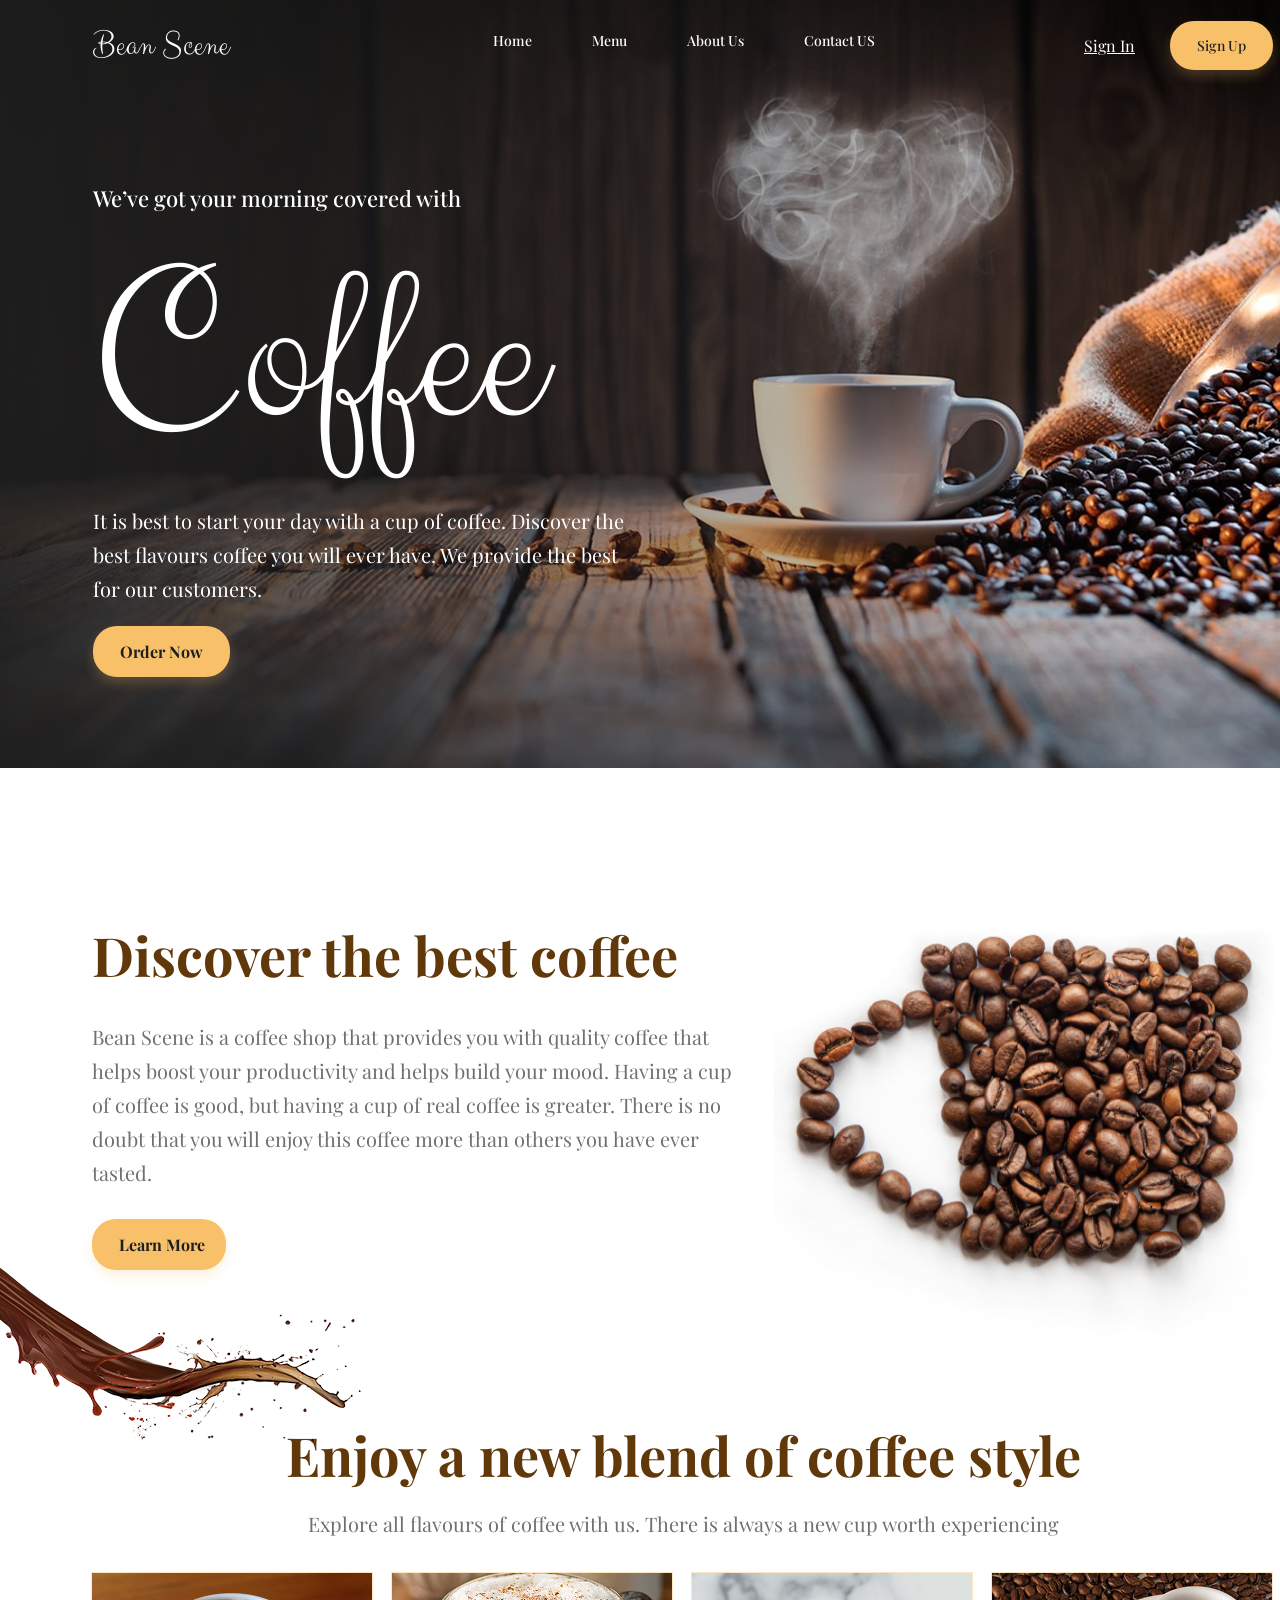
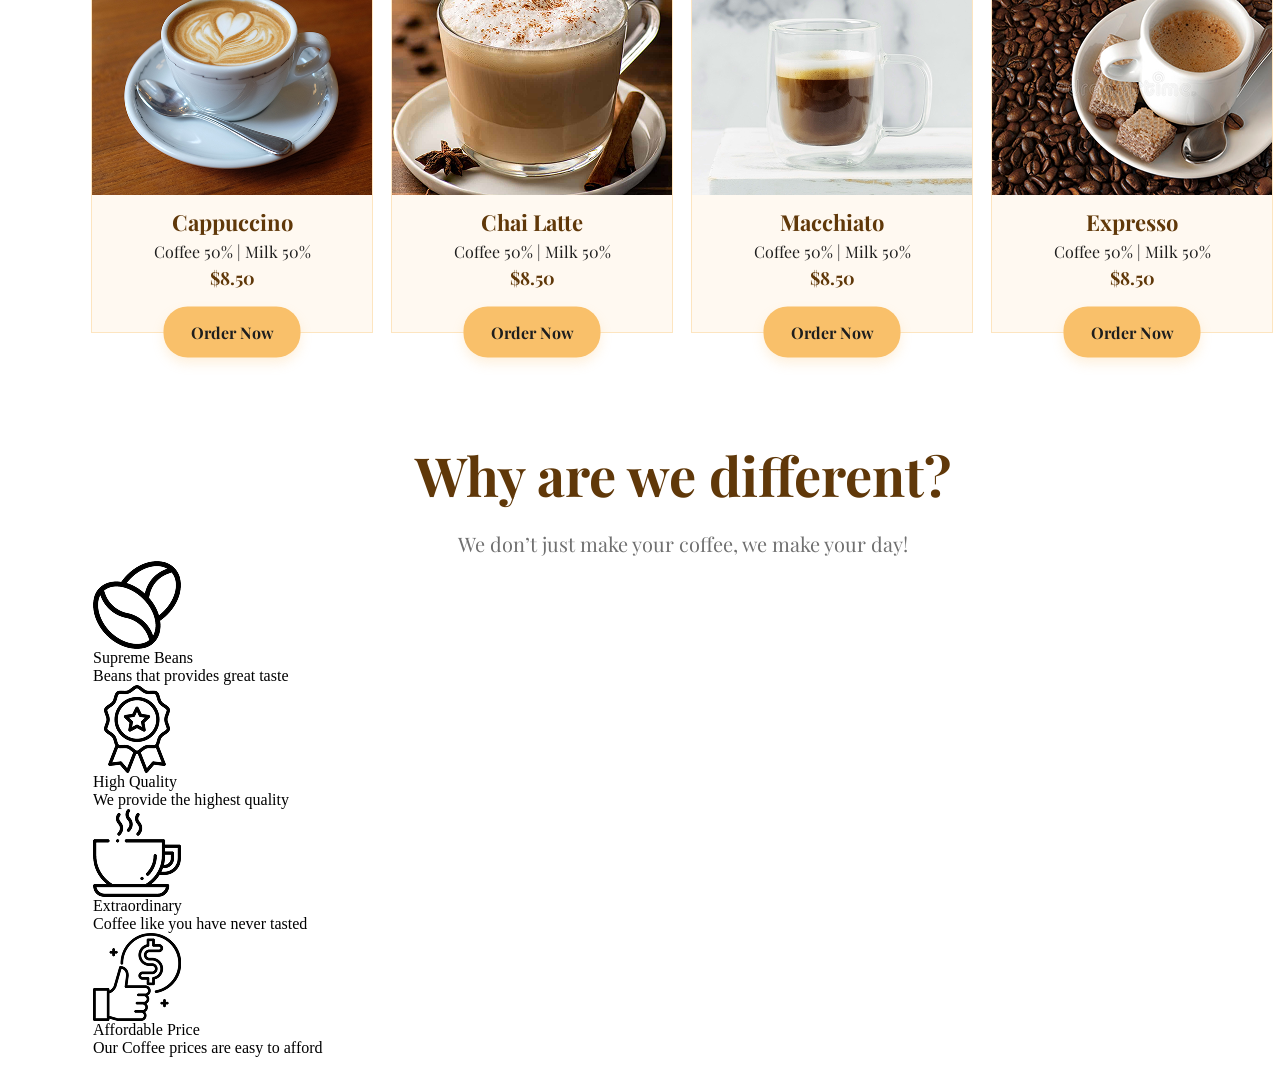
<file: index.html>
<!DOCTYPE html>
<html lang="en">
<head>
  <meta charset="UTF-8">
  <meta name="viewport" content="width=device-width, initial-scale=1.0">
  <title>Document</title>
  <link rel="preconnect" href="https://fonts.googleapis.com">
  <link rel="preconnect" href="https://fonts.gstatic.com" crossorigin>
  <link
  rel="stylesheet"
  href="https://fonts.googleapis.com/css2?family=Playfair+Display:ital,wght@0,400;0,700;0,900;1,400;1,700&display=swap"
  >
  <link rel="stylesheet" href="/style/fonts.css">
  <link rel="stylesheet" href="/style/reset.css">
  <link rel="stylesheet" href="/style/root.css">
  <link rel="stylesheet" href="/style/style.css">
</head>
<body>
  <header class="header">
    <nav class="nav">
      <span class="logo__text">Bean Scene</span>
      <ul class="nav__list">
        <li class="nav__list-item">Home</li>
        <li class="nav__list-item">Menu</li>
        <li class="nav__list-item">About Us</li>
        <li class="nav__list-item">Contact US</li>
      </ul>
      <ul class="nav__list-sign">
        <li class="nav__list-sign-item">Sign In</li>
        <li class="nav__list-sign-item"><button class="btn">Sign Up</button></li>
      </ul>
    </nav>
    <div class="header__info">
      <p class="header__info-text">We’ve got your morning covered with</p>
      <h1 class="header__heading-main">Coffee</h1>
      <p class="header__info-text-normal">It is best to start your day with a cup of coffee. Discover the<br> best flavours coffee you will ever have. We provide the best <br>for our customers.</p>
      <button class="btn">Order Now</button>
    </div>
  </header>
  <main class="main">
    <section class="section discover">
      <div class="discover__info">
        <h2 class="discover__info-heading">Discover the best coffee</h2>
        <p class="discover__info-text">Bean Scene is a coffee shop that provides you with quality coffee that helps boost your productivity and helps build your mood. Having a cup of coffee is good, but having a cup of real coffee is greater. There is no doubt that you will enjoy this coffee more than others you have ever tasted.</p>
        <button class="btn">Learn More</button>
      </div>
      <img src="../img/discover-img.png" alt="" class="discorver__info-img">
      <img src="../img/coffee_blast.png" alt="" class="discover__coffee-blast-img">
    </section>
    <section class="section blend">
      <h2 class="blend__heading">Enjoy a new blend of coffee style</h2>
      <p class="blend__text">Explore all flavours of coffee with us. There is always a new cup worth experiencing</p>
      <ul class="blend__list-card">
        <li class="blend__list-card-item">
          <div class="blend__list-item-card-content">
            <img src="img/blend-card1.png" alt="" class="blend__card-content-img">
            <h3 class="blend__card-content-heading">Cappuccino</h3>
            <p class="blend__card-content-text">Coffee 50% | Milk 50%</p>
            <span class="blend__card-content-price">$8.50</span>
            <button class="btn">Order Now</button>
          </div>
        </li>
        <li class="blend__list-card-item">
          <div class="blend__list-item-card-content">
            <img src="img/blend-card2.png" alt="" class="blend__card-content-img">
            <h3 class="blend__card-content-heading">Chai Latte</h3>
            <p class="blend__card-content-text">Coffee 50% | Milk 50%</p>
            <span class="blend__card-content-price">$8.50</span>
            <button class="btn">Order Now</button>
          </div>
        </li>
        <li class="blend__list-card-item">
          <div class="blend__list-item-card-content">
            <img src="img/blend-card3.png" alt="" class="blend__card-content-img">
            <h3 class="blend__card-content-heading">Macchiato</h3>
            <p class="blend__card-content-text">Coffee 50% | Milk 50%</p>
            <span class="blend__card-content-price">$8.50</span>
            <button class="btn">Order Now</button>
          </div>
        </li>
        <li class="blend__list-card-item">
          <div class="blend__list-item-card-content">
            <img src="img/blend-card4.png" alt="" class="blend__card-content-img">
            <h3 class="blend__card-content-heading">Expresso</h3>
            <p class="blend__card-content-text">Coffee 50% | Milk 50%</p>
            <span class="blend__card-content-price">$8.50</span>
            <button class="btn">Order Now</button>
          </div>
        </li>
      </ul>
    </section>
    <section class="section different">
      <h2 class="different__heading">Why are we different?</h2>
      <p class="different__text">We don’t just make your coffee, we make your day!</p>
      <ul class="different__list-card">
        <li class="different__list-card-item">
          <div class="different__list-card-content">
            <img src="img/different-image1.png" alt="" class="card-content-img">
            <h3 class="card-content-heading">Supreme Beans</h3>
            <p class="card-content-text">Beans that provides great taste</p>
          </div>
        </li>
        <li class="different__list-card-item">
          <div class="different__list-card-content">
            <img src="img/different-image2.png" alt="" class="card-content-img">
            <h3 class="card-content-heading">High Quality</h3>
            <p class="card-content-text">We provide the highest quality</p>
          </div>
        </li>
        <li class="different__list-card-item">
          <div class="different__list-card-content">
            <img src="img/different-image3.png" alt="" class="card-content-img">
            <h3 class="card-content-heading">Extraordinary </h3>
            <p class="card-content-text">Coffee like you have never tasted</p>
          </div>
        </li>
        <li class="different__list-card-item">
          <div class="different__list-card-content">
            <img src="img/different-image4.png" alt="" class="card-content-img">
            <h3 class="card-content-heading">Affordable Price</h3>
            <p class="card-content-text">Our Coffee prices are easy to afford</p>
          </div>
        </li>
      </ul>
    </section>
  </main>
</body>
</html>
</file>
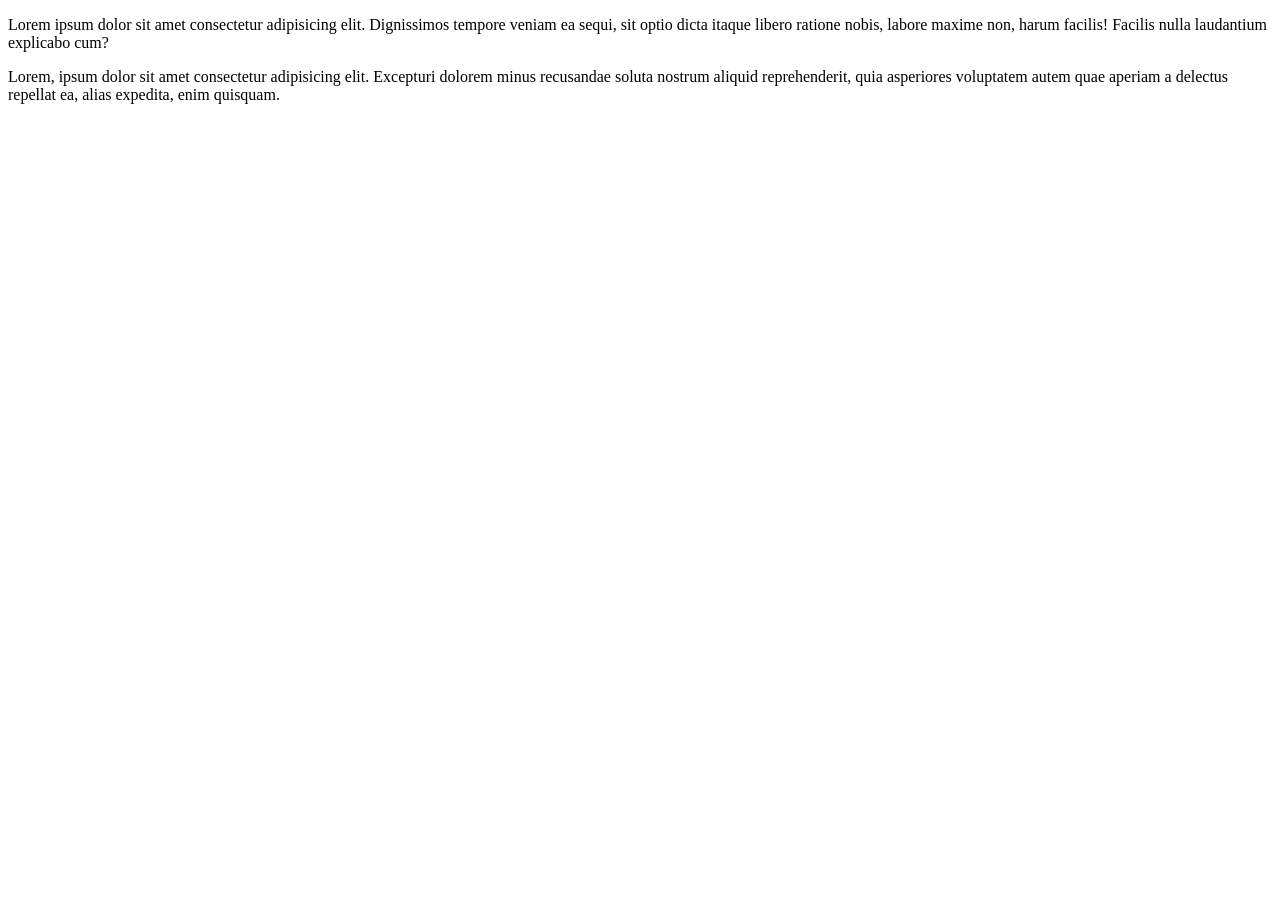
<file: ind2.html>
<!DOCTYPE html>
<html lang="en">
<head>
    <meta charset="UTF-8">
    <meta name="viewport" content="width=device-width, initial-scale=1.0">
    <title>Document</title>
</head>
<body>
    <p>Lorem ipsum dolor sit amet consectetur adipisicing elit. Dignissimos tempore veniam ea sequi, sit optio dicta itaque libero ratione nobis, labore maxime non, harum facilis! Facilis nulla laudantium explicabo cum?</p>
    <p>Lorem, ipsum dolor sit amet consectetur adipisicing elit. Excepturi dolorem minus recusandae soluta nostrum aliquid reprehenderit, quia asperiores voluptatem autem quae aperiam a delectus repellat ea, alias expedita, enim quisquam.</p>
</body>
</html>
</file>
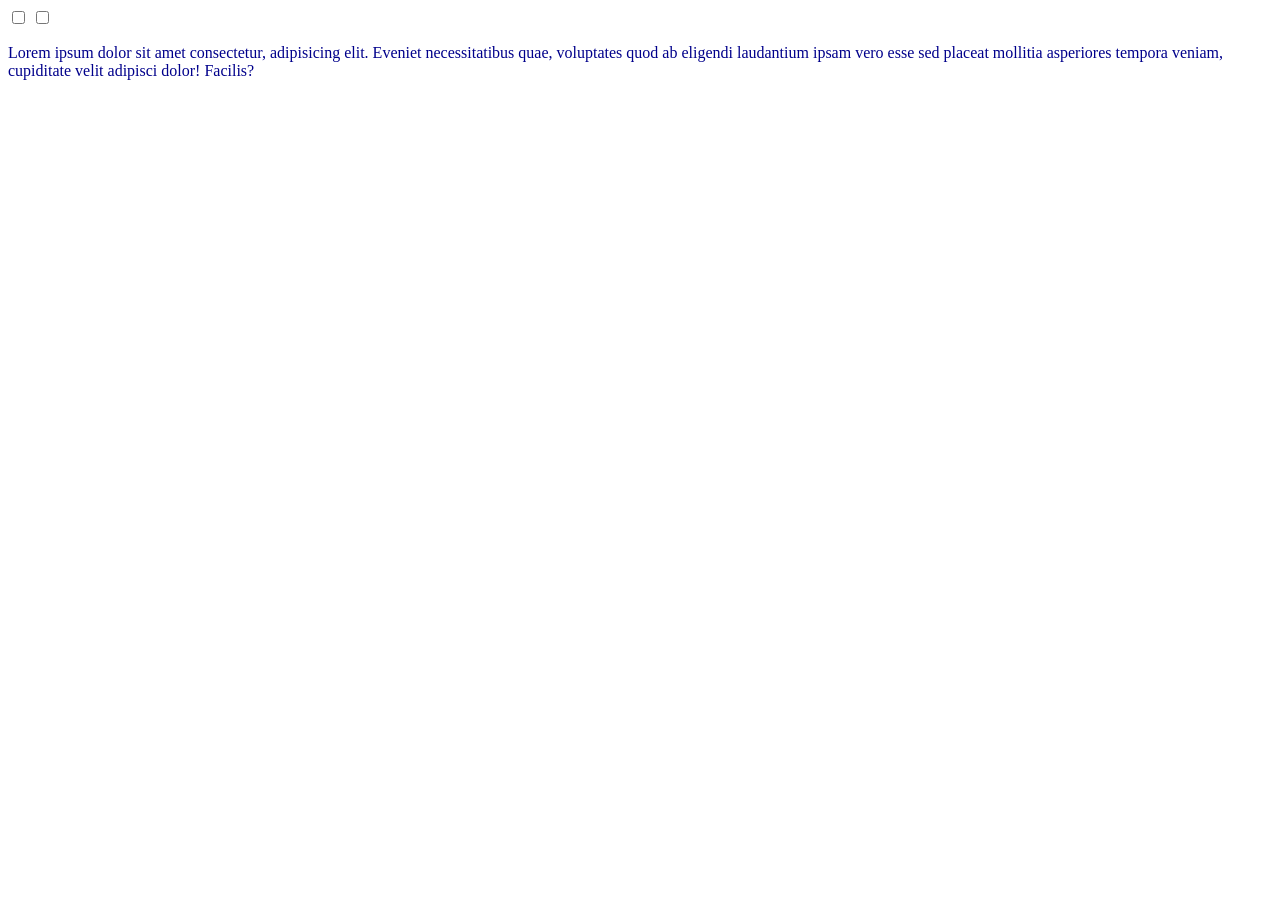
<file: test.html>
<!DOCTYPE html>
<html lang="en">
<head>
    <meta charset="UTF-8">
    <meta name="viewport" content="width=device-width, initial-scale=1.0">
    <title>Document</title>
</head>
<body>

    <style>
        body {
            background-color: white;
        }

        p {
            color: darkblue;
        }

        body:has(input[type=checkbox]:checked) {
            background-color: black;
        }

        body:has(input[id='red']:checked) {
            background-color: red;
        }
    </style>
    <input type="checkbox" name="" id="">
    <input type="checkbox" name="" id="red">
    <p>Lorem ipsum dolor sit amet consectetur, adipisicing elit. Eveniet necessitatibus quae, voluptates quod ab eligendi laudantium ipsam vero esse sed placeat mollitia asperiores tempora veniam, cupiditate velit adipisci dolor! Facilis?</p>
</body>
</html>
</file>
<file: style/fonts.css>
@font-face {
  font-family: 'Clicker Script';
  src: url('/fonts/ClickerScript-Regular.ttf') format('truetype');
  font-weight: 100 900;
  font-display: swap;
  font-style: normal;
}

@font-face {
  font-family: 'Playfair Display';
  src: url('/fonts/PlayfairDisplay-Italic-VariableFont_wght.ttf') format('truetype');
  font-weight: 100 900;
  font-display: swap;
  font-style: italic;
}

@font-face {
  font-family: 'Playfair Display';
  src: url('/fonts/PlayfairDisplay-VariableFont_wght.ttf') format('truetype');
  font-weight: 100 900;
  font-display: swap;
  font-style: normal;
}

@font-face {
  font-family: 'Playfair Display';
  src: url('/fonts/PlayfairDisplay-VariableFont_wght.ttf') format('truetype');
  font-weight:700;
  font-display: swap;
  font-style: normal;
}
</file>
<file: style/root.css>
:root {
    --font-playfair:"Playfair Display" , sans-serif;
    --font-clicker:"Clicker Script" , sans-serif;
    --bg-btn: #F9C06A;
    --shadow-btn:0 6px 12px 0 rgba(249, 192, 106, 0.22);
    --color-coffee: #603809;
    --color-grey:#707070;
    --color-white:white;
    --color-dark-grey:#1E1E1E;
    --broder-radius:24px;
}
</file>
<file: style/style.css>
.header {
  background-size: cover;
  background-position: center;
  background-repeat: no-repeat;
  background-image: url(../img/header-img.png);
  width: 100%;
  position: relative;
  z-index: 1;
  max-height: 768px;
}

header > * {
  color: var(--color-white);
}

.header::before {
  content: "";
  inset: 0;
  background: linear-gradient(
    90deg,
    var(--color-dark-grey) -6.88%,
    rgba(0, 0, 0, 0) 87.45%
  );
  position: absolute;
  z-index: -1;
}

.logo__text {
  font-family: var(--font-clicker);
  font-size: 35px;
  font-style: normal;
  font-weight: 400;
  line-height: normal;
  margin: 21px 0px 0px 93px;
  display: inline-block;
}

.nav {
  display: grid;
  grid-template-columns: 1fr 380px 1fr;
  align-items: center;
  white-space: nowrap;
}

.nav__list {
  display: grid;
  grid-template-columns: repeat(4, 1fr);
  grid-template-rows: min-content;
  justify-items: center;
  gap: 60px;
  white-space: nowrap;
  font-family: var(--font-playfair);
  font-size: 14px;
  font-style: normal;
  font-weight: 500;
  line-height: normal;
  align-items: stretch;
  margin-top: 10px;
  margin-right: 60px;
}

.nav__list-sign {
  display: grid;
  grid-template-columns: min-content min-content;
  grid-template-rows: 1fr;
  justify-content: end;
  align-items: center;
  column-gap: 35px;
  white-space: nowrap;
  margin: 21px 93px 0px 0px;
  font-family: var(--font-playfair);
}

.nav__list-sign-item {
  text-decoration: underline;
}

.btn {
  background-color: var(--bg-btn);
  border-radius: var(--broder-radius);
  box-shadow: var(--shadow-btn);
  color: var(--color-dark-grey);
  padding: 15px 27px;
  font-family: "Playfair Display";
  font-size: 14px;
  font-style: normal;
  font-weight: 500;
  line-height: normal;
  cursor: pointer;
}

.header__info {
  margin: 113px 0 95px 93px;
  display: grid;
  justify-items: start;
  grid-auto-columns: max-content;
  grid-auto-rows: max-content;
}

.header__info-text {
  color: #fff;
  font-family: var(--font-playfair);
  font-size: 22px;
  font-style: normal;
  font-weight: 500;
  line-height: normal;
}

.header__heading-main {
  font-family: var(--font-clicker);
  font-size: 220px;
  font-style: normal;
  font-weight: 400;
  line-height: normal;
}

.header__info-text-normal {
  font-family: var(--font-playfair);
  font-size: 20px;
  font-style: normal;
  font-weight: 400;
  line-height: 34px;
}

.header__info > .btn {
  margin-top: 20px;
  font-size: 16px;
  font-style: normal;
  font-weight: 700;
  line-height: normal;
}

.section {
  padding: 83px 92px;
}

.discover {
  display: flex;
  flex-direction: row;
  column-gap: 36px;
  position: relative;
}

.discover__info {
  margin: 68px 0px;
  display: flex;
  flex-direction: column;
  row-gap: 29px;
}

.discover__info-heading {
  font-family: var(--font-playfair);
  color: var(--color-coffee);
  font-size: 54px;
  font-weight: 700;
  font-style: normal;
}

.discover__info-text {
  font-family: var(--font-playfair);
  color: var(--color-grey);
  font-size: 20px;
  font-style: normal;
  font-weight: 400;
  line-height: 34px;
}

.discover__info > button {
  font-size: 16px;
  font-style: normal;
  font-weight: 700;
  line-height: normal;
  width: 134px;
  white-space: nowrap;
}

.discover__coffee-blast-img {
  position: absolute;
  top: 420px;
  left: 0;
}

.blend {
  display: flex;
  flex-direction: column;
  padding-top: 0px;
  margin-top: -2px;
  gap: 16px;
}

.blend__heading {
  color: var(--color-coffee);
  font-family: var(--font-playfair);
  font-size: 54px;
  font-style: normal;
  font-weight: 700;
  line-height: normal;
  text-align: center;
}

.blend__text {
  color: var(--color-grey);
  text-align: center;
  font-family: var(--font-playfair);
  font-size: 20px;
  font-style: normal;
  font-weight: 400;
  line-height: 34px;
}

.blend__list-card {
  display: flex;
  flex-direction: row;
  gap: 20px;
  margin-top: 16px;
}

.blend__list-card-item {
  display: flex;
  flex-direction: column;
  justify-content: center;
  position: relative;
  outline: 1px solid rgba(249, 192, 106, 0.42);
  background: #FFF9F1;
  padding-bottom: 42px;
}

.blend__card-content-heading {
  color: var(--color-coffee);
  font-family: var(--font-playfair);
  font-size: 22px;
  font-style: normal;
  font-weight: 700;
  line-height: normal;
  text-align: center;
  margin-top: 12px;
}

.blend__card-content-text {
  color: var(--color-dark-grey);
  font-family: var(--font-playfair);
  font-size: 16px;
  font-style: normal;
  font-weight: 400;
  line-height: normal;
  text-align: center;
  margin-top: 4px;
}

.blend__card-content-price {
  color: var(--color-coffee);
  font-family: var(--font-playfair);
  font-size: 18px;
  font-style: normal;
  font-weight: 700;
  line-height: normal;
  margin-top: 4px;
  text-align: center;
  display: block;
}

.blend__list-item-card-content .btn {
  color: var(--color-dark-grey);
  font-family: var(--font-playfair);
  font-size: 16px;
  font-style: normal;
  font-weight: 700;
  line-height: normal;
  position: absolute;
  left: 50%;
  bottom: 0;
  transform: translate(-50%, 50%);
  z-index: 2;
}

.different {
  padding:24px 93px;
}

.different__heading {
  color: var(--color-coffee);
  font-family:var(--font-playfair);
  font-size: 54px;
  font-style: normal;
  font-weight: 700;
  line-height: normal;
  text-align: center;
}

.different__text {
  color:var(--color-grey);
  text-align: center;
  font-family:var(--font-playfair);
  font-size: 20px;
  font-style: normal;
  font-weight: 400;
  line-height: 34px;
  margin-top:16px;
}
</file>
